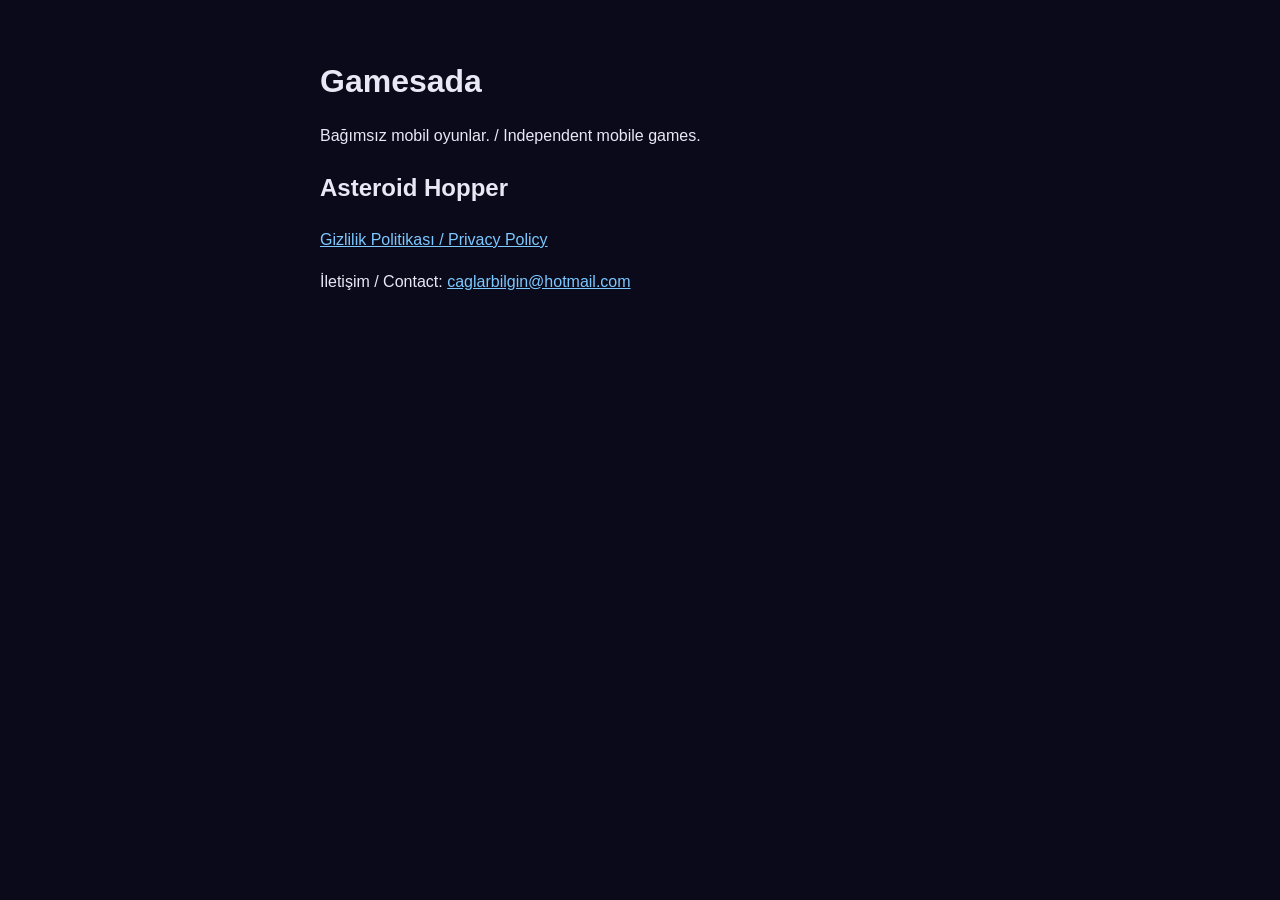
<file: index.html>
<!doctype html>
<html lang="tr">
<head>
<meta charset="utf-8">
<meta name="viewport" content="width=device-width, initial-scale=1">
<title>Gamesada</title>
<style>
  body { margin:0; background:#0b0a1a; color:#e9e8f5; font:16px/1.6 -apple-system, "Segoe UI", Roboto, sans-serif; }
  main { max-width:640px; margin:0 auto; padding:56px 16px; }
  a { color:#7cc8ff; }
  h1 { margin:0 0 8px; }
</style>
</head>
<body>
<main>
  <h1>Gamesada</h1>
  <p>Bağımsız mobil oyunlar. / Independent mobile games.</p>
  <h2>Asteroid Hopper</h2>
  <p><a href="privacy.html">Gizlilik Politikası / Privacy Policy</a></p>
  <p>İletişim / Contact: <a href="mailto:caglarbilgin@hotmail.com">caglarbilgin@hotmail.com</a></p>
</main>
</body>
</html>
</file>
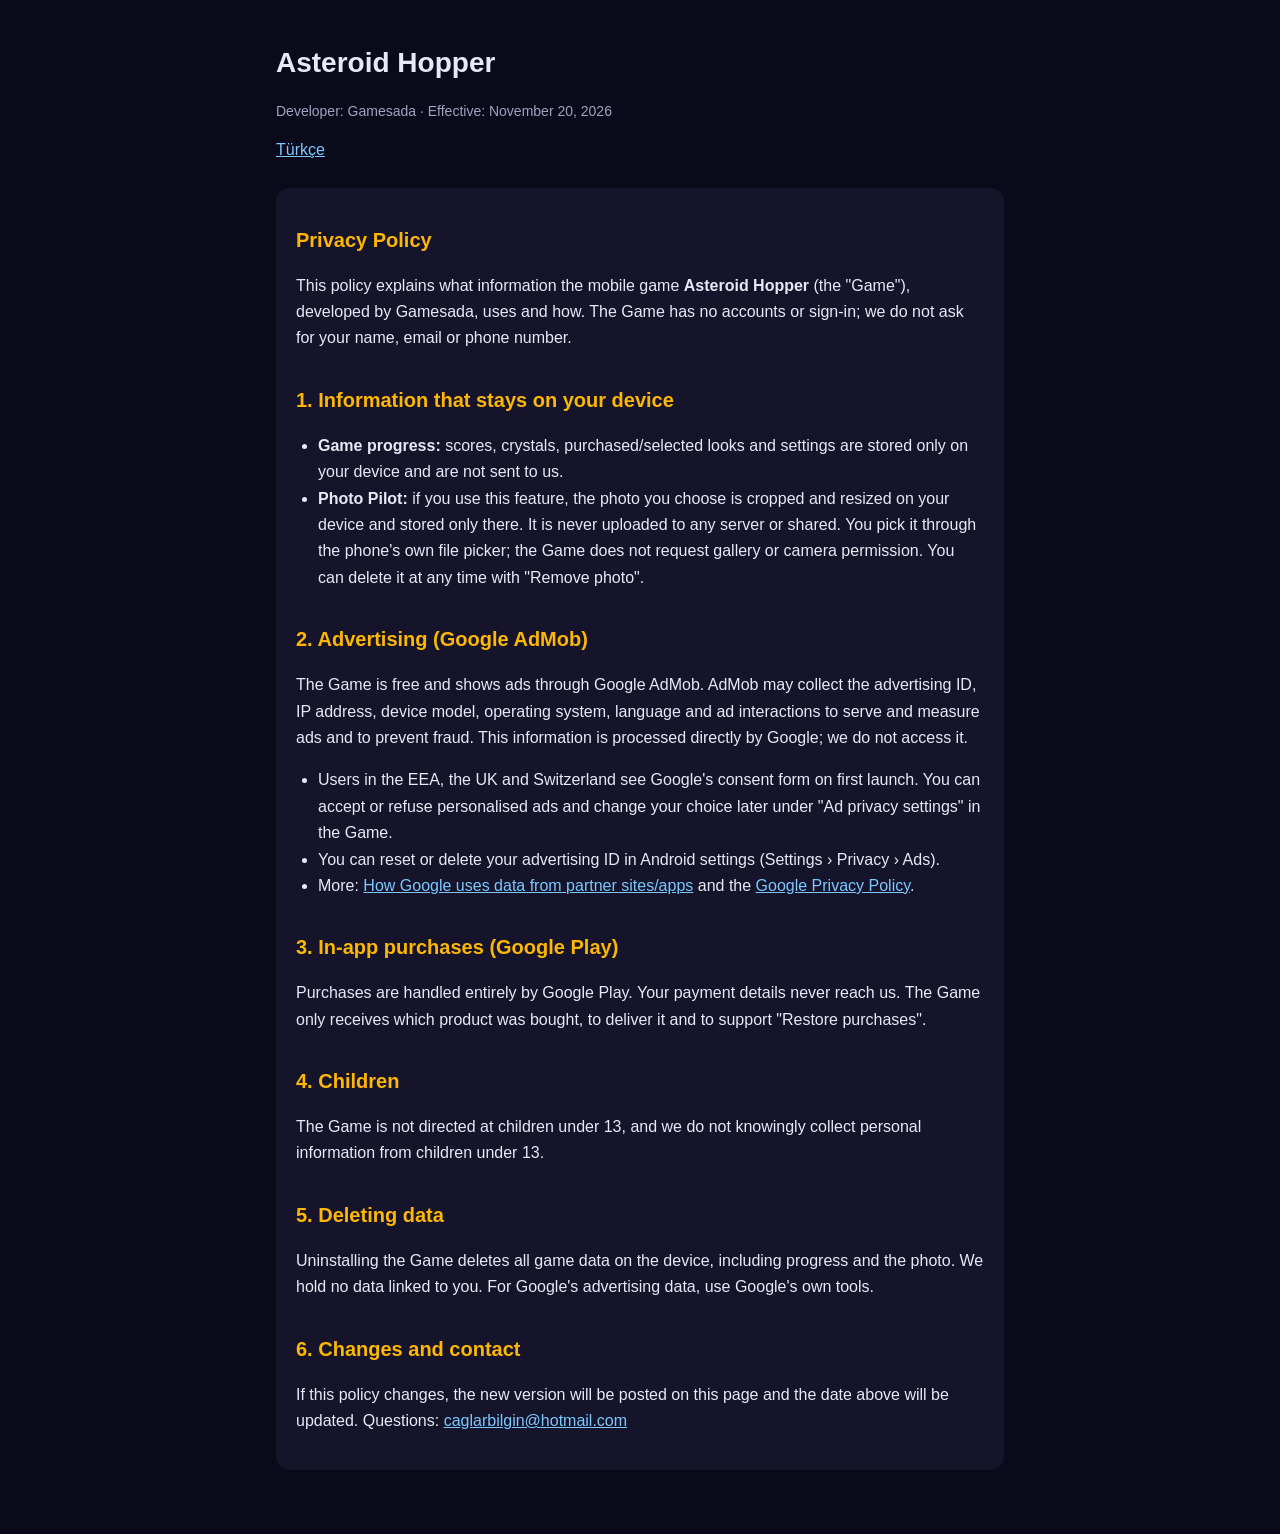
<file: privacy-en.html>
<!doctype html>
<html lang="en">
<head>
<meta charset="utf-8">
<meta name="viewport" content="width=device-width, initial-scale=1">
<title>Asteroid Hopper – Privacy Policy</title>
<link rel="stylesheet" href="style.css">
</head>
<body>
<main>
<h1>Asteroid Hopper</h1>
<p class="meta">Developer: Gamesada · Effective: November 20, 2026</p>
<nav><a href="privacy.html">Türkçe</a></nav>
<section id="en" class="card">
<h2>Privacy Policy</h2>
<p>This policy explains what information the mobile game <b>Asteroid Hopper</b> (the "Game"), developed by Gamesada, uses and how. The Game has no accounts or sign-in; we do not ask for your name, email or phone number.</p>

<h2>1. Information that stays on your device</h2>
<ul>
  <li><b>Game progress:</b> scores, crystals, purchased/selected looks and settings are stored only on your device and are not sent to us.</li>
  <li><b>Photo Pilot:</b> if you use this feature, the photo you choose is cropped and resized on your device and stored only there. It is never uploaded to any server or shared. You pick it through the phone's own file picker; the Game does not request gallery or camera permission. You can delete it at any time with "Remove photo".</li>
</ul>

<h2>2. Advertising (Google AdMob)</h2>
<p>The Game is free and shows ads through Google AdMob. AdMob may collect the advertising ID, IP address, device model, operating system, language and ad interactions to serve and measure ads and to prevent fraud. This information is processed directly by Google; we do not access it.</p>
<ul>
  <li>Users in the EEA, the UK and Switzerland see Google's consent form on first launch. You can accept or refuse personalised ads and change your choice later under "Ad privacy settings" in the Game.</li>
  <li>You can reset or delete your advertising ID in Android settings (Settings › Privacy › Ads).</li>
  <li>More: <a href="https://policies.google.com/technologies/partner-sites">How Google uses data from partner sites/apps</a> and the <a href="https://policies.google.com/privacy">Google Privacy Policy</a>.</li>
</ul>

<h2>3. In-app purchases (Google Play)</h2>
<p>Purchases are handled entirely by Google Play. Your payment details never reach us. The Game only receives which product was bought, to deliver it and to support "Restore purchases".</p>

<h2>4. Children</h2>
<p>The Game is not directed at children under 13, and we do not knowingly collect personal information from children under 13.</p>

<h2>5. Deleting data</h2>
<p>Uninstalling the Game deletes all game data on the device, including progress and the photo. We hold no data linked to you. For Google's advertising data, use Google's own tools.</p>

<h2>6. Changes and contact</h2>
<p>If this policy changes, the new version will be posted on this page and the date above will be updated. Questions: <a href="mailto:caglarbilgin@hotmail.com">caglarbilgin@hotmail.com</a></p>
</section>
</main>
</body>
</html>
</file>
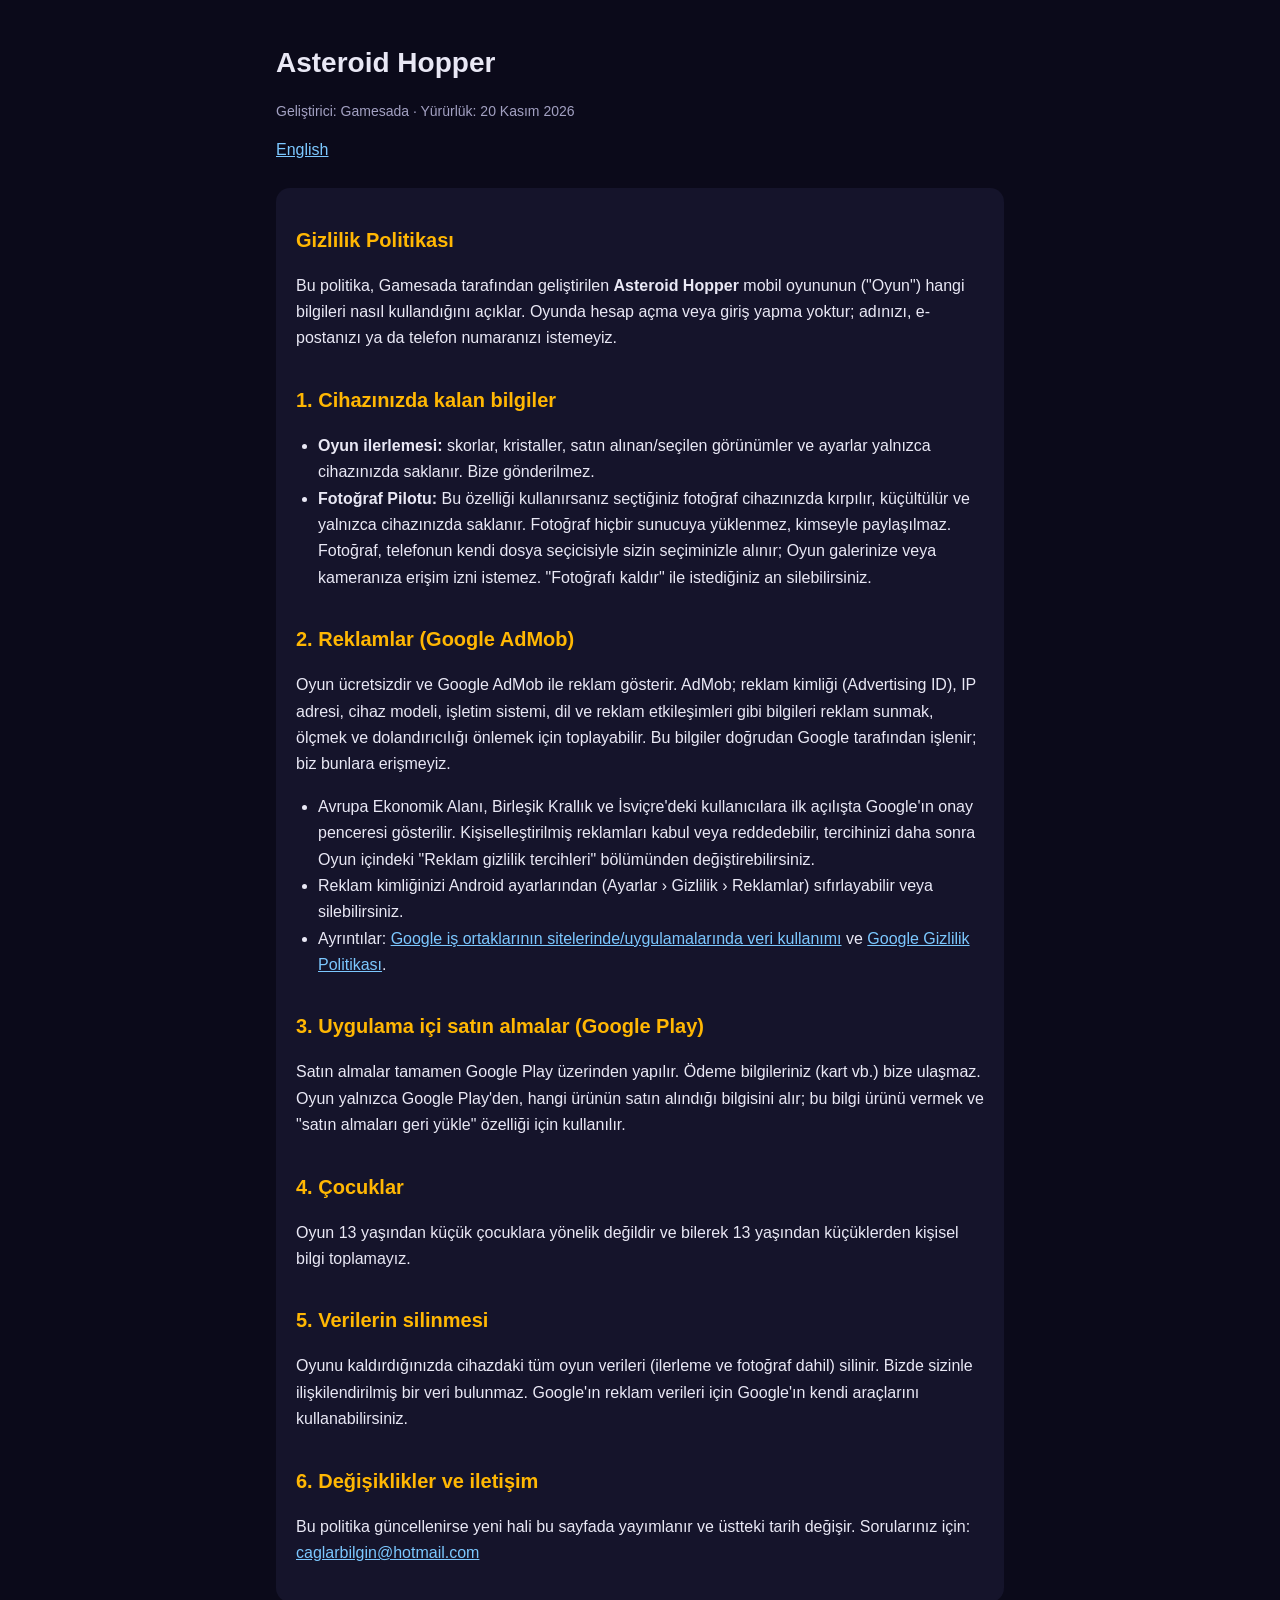
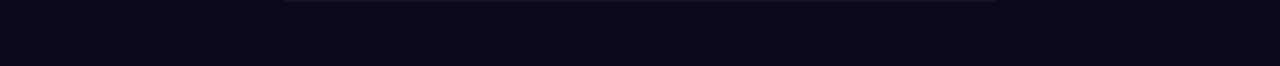
<file: privacy.html>
<!doctype html>
<html lang="tr">
<head>
<meta charset="utf-8">
<meta name="viewport" content="width=device-width, initial-scale=1">
<title>Asteroid Hopper – Gizlilik Politikası</title>
<link rel="stylesheet" href="style.css">
</head>
<body>
<main>
<h1>Asteroid Hopper</h1>
<p class="meta">Geliştirici: Gamesada · Yürürlük: 20 Kasım 2026</p>
<nav><a href="privacy-en.html">English</a></nav>
<section id="tr" class="card">
<h2>Gizlilik Politikası</h2>
<p>Bu politika, Gamesada tarafından geliştirilen <b>Asteroid Hopper</b> mobil oyununun ("Oyun") hangi bilgileri nasıl kullandığını açıklar. Oyunda hesap açma veya giriş yapma yoktur; adınızı, e-postanızı ya da telefon numaranızı istemeyiz.</p>

<h2>1. Cihazınızda kalan bilgiler</h2>
<ul>
  <li><b>Oyun ilerlemesi:</b> skorlar, kristaller, satın alınan/seçilen görünümler ve ayarlar yalnızca cihazınızda saklanır. Bize gönderilmez.</li>
  <li><b>Fotoğraf Pilotu:</b> Bu özelliği kullanırsanız seçtiğiniz fotoğraf cihazınızda kırpılır, küçültülür ve yalnızca cihazınızda saklanır. Fotoğraf hiçbir sunucuya yüklenmez, kimseyle paylaşılmaz. Fotoğraf, telefonun kendi dosya seçicisiyle sizin seçiminizle alınır; Oyun galerinize veya kameranıza erişim izni istemez. "Fotoğrafı kaldır" ile istediğiniz an silebilirsiniz.</li>
</ul>

<h2>2. Reklamlar (Google AdMob)</h2>
<p>Oyun ücretsizdir ve Google AdMob ile reklam gösterir. AdMob; reklam kimliği (Advertising ID), IP adresi, cihaz modeli, işletim sistemi, dil ve reklam etkileşimleri gibi bilgileri reklam sunmak, ölçmek ve dolandırıcılığı önlemek için toplayabilir. Bu bilgiler doğrudan Google tarafından işlenir; biz bunlara erişmeyiz.</p>
<ul>
  <li>Avrupa Ekonomik Alanı, Birleşik Krallık ve İsviçre'deki kullanıcılara ilk açılışta Google'ın onay penceresi gösterilir. Kişiselleştirilmiş reklamları kabul veya reddedebilir, tercihinizi daha sonra Oyun içindeki "Reklam gizlilik tercihleri" bölümünden değiştirebilirsiniz.</li>
  <li>Reklam kimliğinizi Android ayarlarından (Ayarlar › Gizlilik › Reklamlar) sıfırlayabilir veya silebilirsiniz.</li>
  <li>Ayrıntılar: <a href="https://policies.google.com/technologies/partner-sites">Google iş ortaklarının sitelerinde/uygulamalarında veri kullanımı</a> ve <a href="https://policies.google.com/privacy">Google Gizlilik Politikası</a>.</li>
</ul>

<h2>3. Uygulama içi satın almalar (Google Play)</h2>
<p>Satın almalar tamamen Google Play üzerinden yapılır. Ödeme bilgileriniz (kart vb.) bize ulaşmaz. Oyun yalnızca Google Play'den, hangi ürünün satın alındığı bilgisini alır; bu bilgi ürünü vermek ve "satın almaları geri yükle" özelliği için kullanılır.</p>

<h2>4. Çocuklar</h2>
<p>Oyun 13 yaşından küçük çocuklara yönelik değildir ve bilerek 13 yaşından küçüklerden kişisel bilgi toplamayız.</p>

<h2>5. Verilerin silinmesi</h2>
<p>Oyunu kaldırdığınızda cihazdaki tüm oyun verileri (ilerleme ve fotoğraf dahil) silinir. Bizde sizinle ilişkilendirilmiş bir veri bulunmaz. Google'ın reklam verileri için Google'ın kendi araçlarını kullanabilirsiniz.</p>

<h2>6. Değişiklikler ve iletişim</h2>
<p>Bu politika güncellenirse yeni hali bu sayfada yayımlanır ve üstteki tarih değişir. Sorularınız için: <a href="mailto:caglarbilgin@hotmail.com">caglarbilgin@hotmail.com</a></p>
</section>
</main>
</body>
</html>
</file>
<file: style.css>
:root { --bg:#0b0a1a; --card:#15142b; --text:#e9e8f5; --muted:#a3a1c2; --accent:#ffb703; --link:#7cc8ff; } * { box-sizing: border-box; } body { margin:0; background:var(--bg); color:var(--text); font:16px/1.65 -apple-system, "Segoe UI", Roboto, sans-serif; } main { max-width:760px; margin:0 auto; padding:40px 16px 64px; } h1 { font-size:28px; margin:0 0 4px; } h2 { font-size:20px; margin:32px 0 8px; color:var(--accent); } .meta { color:var(--muted); font-size:14px; } .card { background:var(--card); border-radius:14px; padding:4px 20px 20px; margin-top:24px; } a { color:var(--link); } nav a { margin-right:16px; } ul { padding-left:22px; } hr { border:0; border-top:1px solid #2a2950; margin:48px 0; }
</file>
